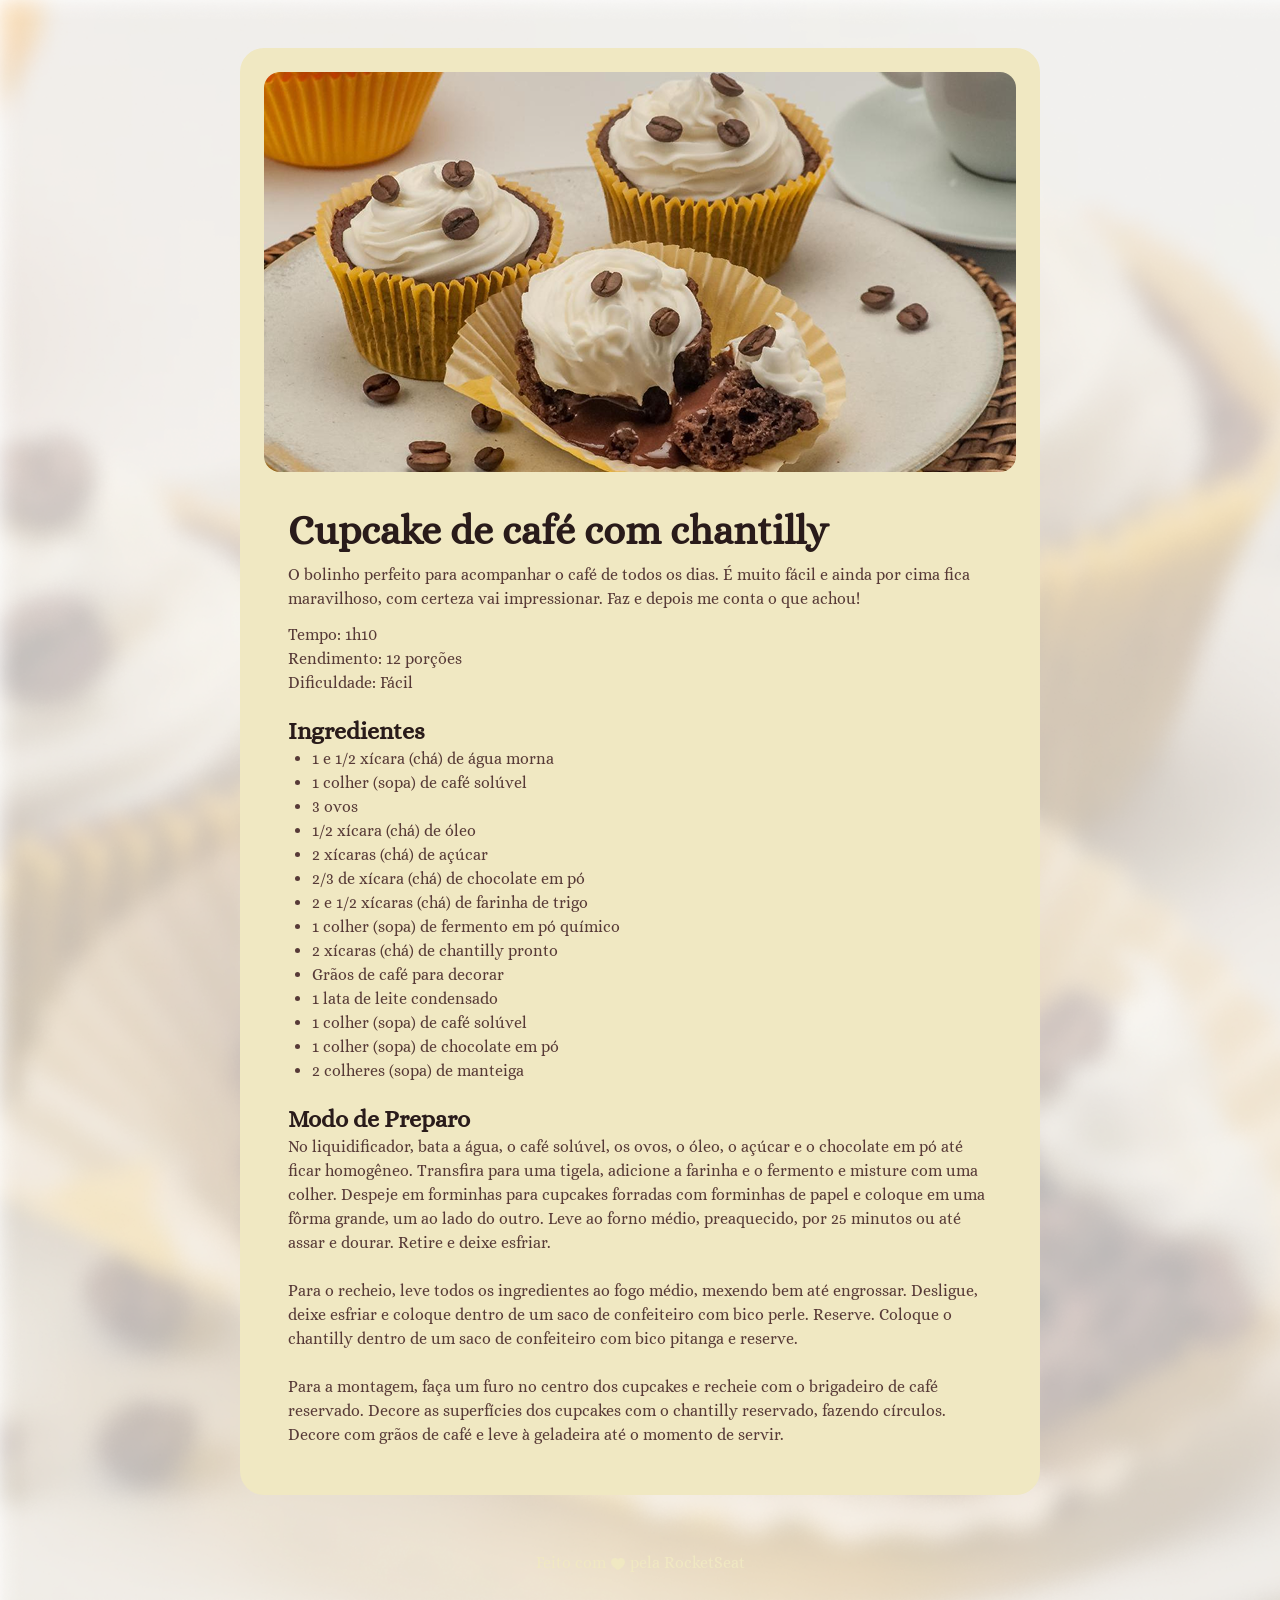
<file: Conhecendo-CSS/projeto-receita/index.html>
<!doctype html>
<html lang="pt-br">
  <head>
    <link rel="preconnect" href="https://fonts.googleapis.com">
    <link rel="preconnect" href="https://fonts.gstatic.com" crossorigin>
    <link href="https://fonts.googleapis.com/css2?family=Alice&display=swap" rel="stylesheet">
    <meta charset="UTF-8" />
    <meta name="viewport" content="width=device-width, initial-scale=1.0" />
    <link rel="stylesheet" href="style.css" />
    <title>Página de receita</title>
  </head>
  <body>
    <div id="page">
      <img
        src="assets/main-image.png"
        alt="Imagem de um cupcake com grãos de café e um chantilly"
      />
      <main>
        <section id="about">
          <h1>Cupcake de café com chantilly</h1>
          <p>
            O bolinho perfeito para acompanhar o café de todos os dias. É muito
            fácil e ainda por cima fica maravilhoso, com certeza vai
            impressionar. Faz e depois me conta o que achou!
          </p>
          <p>
            Tempo: 1h10 <br />
            Rendimento: 12 porções <br />
            Dificuldade: Fácil <br />
          </p>
        </section>
        <section id="ingredients">
          <h2>Ingredientes</h2>
          <ul>
            <li>1 e 1/2 xícara (chá) de água morna</li>
            <li>1 colher (sopa) de café solúvel</li>
            <li>3 ovos</li>
            <li>1/2 xícara (chá) de óleo</li>
            <li>2 xícaras (chá) de açúcar</li>
            <li>2/3 de xícara (chá) de chocolate em pó</li>
            <li>2 e 1/2 xícaras (chá) de farinha de trigo</li>
            <li>1 colher (sopa) de fermento em pó químico</li>
            <li>2 xícaras (chá) de chantilly pronto</li>
            <li>Grãos de café para decorar</li>
            <li>1 lata de leite condensado</li>
            <li>1 colher (sopa) de café solúvel</li>
            <li>1 colher (sopa) de chocolate em pó</li>
            <li>2 colheres (sopa) de manteiga</li>
          </ul>
        </section>
        <section id="preparation">
          <h2>Modo de Preparo</h2>
          <p>
            No liquidificador, bata a água, o café solúvel, os ovos, o óleo, o
            açúcar e o chocolate em pó até ficar homogêneo. Transfira para uma
            tigela, adicione a farinha e o fermento e misture com uma colher.
            Despeje em forminhas para cupcakes forradas com forminhas de papel e
            coloque em uma fôrma grande, um ao lado do outro. Leve ao forno
            médio, preaquecido, por 25 minutos ou até assar e dourar. Retire e
            deixe esfriar. <br /><br />

            Para o recheio, leve todos os ingredientes ao fogo médio, mexendo
            bem até engrossar. Desligue, deixe esfriar e coloque dentro de um
            saco de confeiteiro com bico perle. Reserve. Coloque o chantilly
            dentro de um saco de confeiteiro com bico pitanga e reserve.
            <br /><br />

            Para a montagem, faça um furo no centro dos cupcakes e recheie com o
            brigadeiro de café reservado. Decore as superfícies dos cupcakes com
            o chantilly reservado, fazendo círculos. Decore com grãos de café e
            leve à geladeira até o momento de servir.
          </p>
        </section>
      </main>
    </div>

    <footer>
        Feito com <img src="assets/ph_heart-fill.svg"> pela RocketSeat
    </footer>
  </body>

  <script>
  let input = document.getElementById("input");

  event.preventSe
  
  
  </script>
</html>
</file>
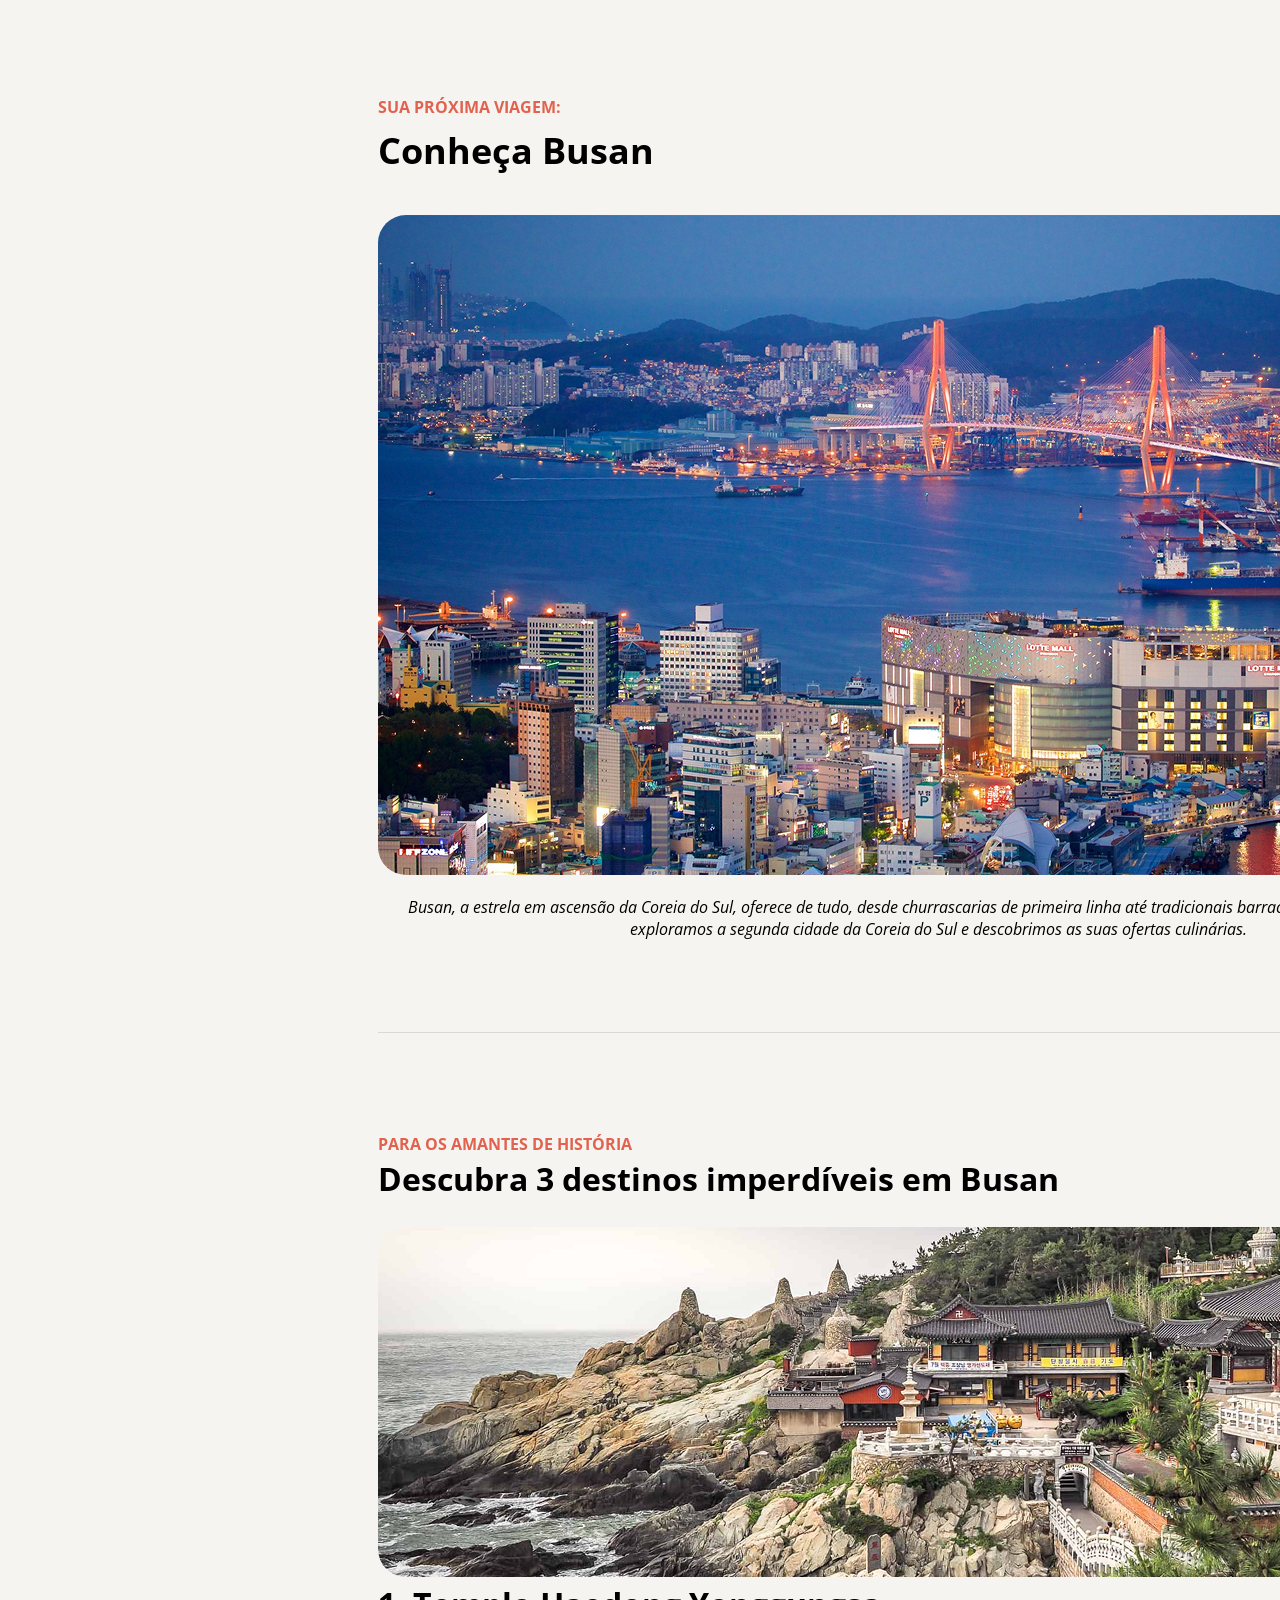
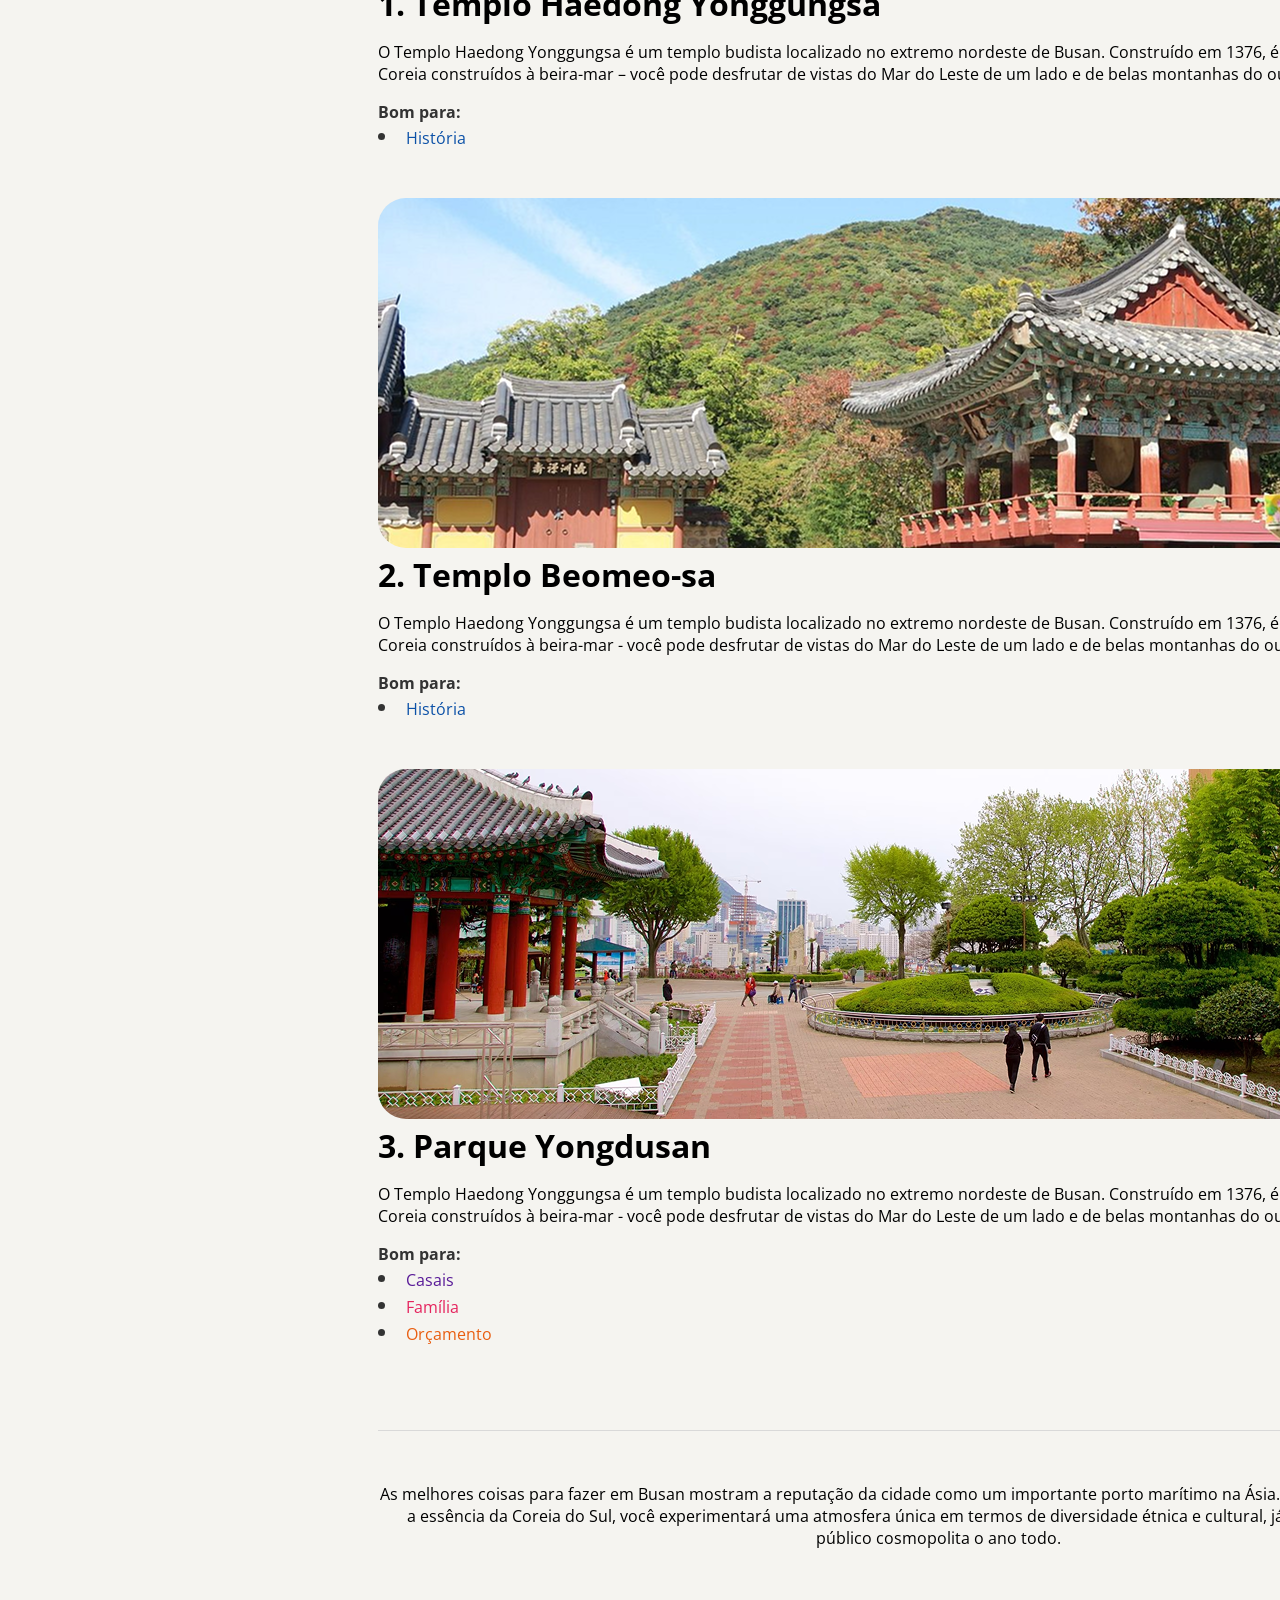
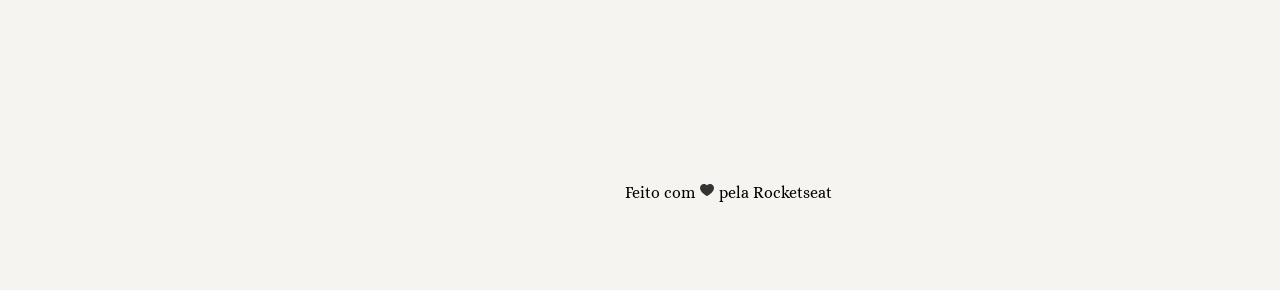
<file: Desafios/local-turistico/index.html>
<!doctype html>
<html lang="pt-br">
  <head>
    <meta charset="UTF-8" />
    <meta name="viewport" content="width=device-width, initial-scale=1.0" />
    <link rel="stylesheet" href="style.css">
    <link rel="preconnect" href="https://fonts.googleapis.com">
    <link rel="preconnect" href="https://fonts.gstatic.com" crossorigin>
    <link href="https://fonts.googleapis.com/css2?family=Alice&family=Open+Sans:ital,wght@0,300..800;1,300..800&display=swap" rel="stylesheet">
    <title>Conheça Busan</title>
  </head>
  <body>
    <header>
        <h3 class="introductory-header">Sua próxima viagem:</h3>
        <h1>Conheça Busan</h1>
    </header>

    <main> 
        <section id="introduction">
            <img class="photographs" src="assets/image.png">
            <p>Busan, a estrela em ascensão da Coreia do Sul, oferece de tudo, desde churrascarias de primeira linha até tradicionais barracas de comida de rua. Aqui, exploramos a segunda cidade da Coreia do Sul e descobrimos as suas ofertas culinárias.</p>
        </section>

        <div class="divider"></div>
        
        <section class="locales-articles">
            <h3 class="introductory-header">Para os amantes de história</h3>
            <h2>Descubra 3 destinos imperdíveis em Busan</h2>
            <ol id="locales-list">
                <img class="photographs" src="assets/image(2).png">
                <li>
                    <h3>Templo Haedong Yonggungsa</h3>
                    <p>O Templo Haedong Yonggungsa é um templo budista localizado no extremo nordeste de Busan. Construído em 1376, é um dos poucos templos na Coreia construídos à beira-mar – você pode desfrutar de vistas do Mar do Leste de um lado e de belas montanhas do outro.</p>

                    <p class="tertiary">Bom para:</p>
                    <ul>
                        <li class="blue">História</li>
                    </ul>
                </li>
                <img class="photographs" src="assets/image(1).png">
                <li>
                    <h3 class="locale-title">Templo Beomeo-sa</h2>
                    <p>O Templo Haedong Yonggungsa é um templo budista localizado no extremo nordeste de Busan. Construído em 1376, é um dos poucos templos na Coreia construídos à beira-mar - você pode desfrutar de vistas do Mar do Leste de um lado e de belas montanhas do outro.</p>
                    
                    <p class="tertiary">Bom para:</p>
                    <ul>
                        <li class="blue">História</li>
                    </ul>
                </li>
                <img class="photographs" src="assets/image(3).png">
                <li>
                    <h3 class="locale-title">Parque Yongdusan</h3>
                    <p>O Templo Haedong Yonggungsa é um templo budista localizado no extremo nordeste de Busan. Construído em 1376, é um dos poucos templos na Coreia construídos à beira-mar - você pode desfrutar de vistas do Mar do Leste de um lado e de belas montanhas do outro.</p>

                    <p class="tertiary">Bom para:</p>
                    <ul>
                        <li class="purple">Casais</li>
                        <li class="pink">Família</li>
                        <li class="orange">Orçamento</li>
                    </ul>
                </li>
            </ol>
        </section>

        <div class="divider"></div>

        <p id="end-note">As melhores coisas para fazer em Busan mostram a reputação da cidade como um importante porto marítimo na Ásia. Frequentemente vista como a essência da Coreia do Sul, você experimentará uma atmosfera única em termos de diversidade étnica e cultural, já que a cidade recebe um público cosmopolita o ano todo.</p>
    </main>

    <footer>Feito com <img src="assets/ph_heart-fill.svg"> pela Rocketseat</footer>
  </body>
</html>
</file>
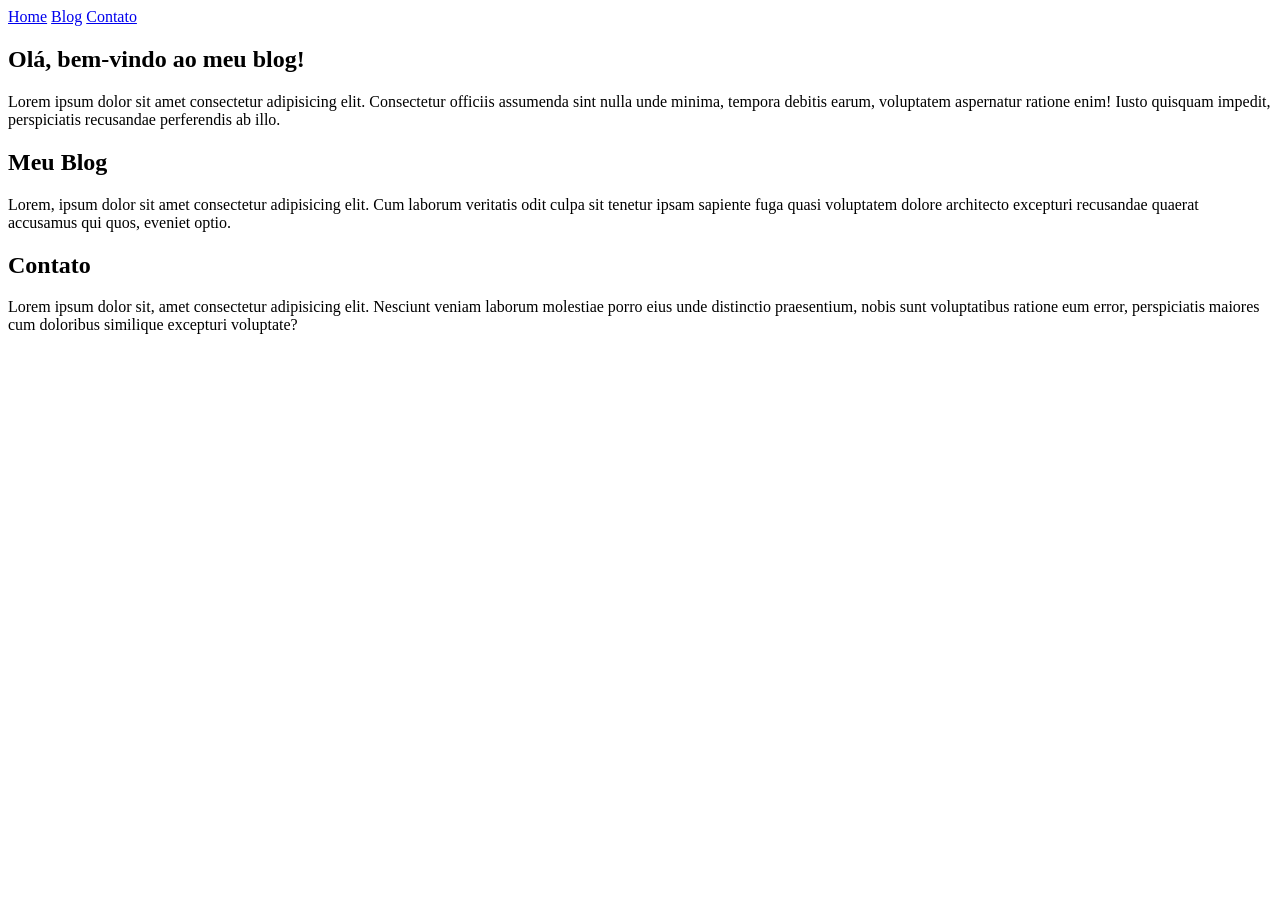
<file: Fundamentos-HTML/blog_pessoal/index.html>
<!doctype html>
<html lang="en">
  <head>
    <meta charset="UTF-8" />
    <meta name="viewport" content="width=device-width, initial-scale=1.0" />
    <title>Meu Site</title>
  </head>
  <body>
    <nav>
        <a href="#home">Home</a>
        <a href="#blog">Blog</a>
        <a href="#contato">Contato</a>
    </nav>

    <main>
        <section id="home">
            <h1> Olá, bem-vindo ao meu blog!</h1>
            <p>Lorem ipsum dolor sit amet consectetur adipisicing elit. Consectetur officiis assumenda sint nulla unde minima, tempora debitis earum, voluptatem aspernatur ratione enim! Iusto quisquam impedit, perspiciatis recusandae perferendis ab illo.</p>
        </section>
        <section id="blog">
            <h2>Meu Blog</h2>
            <p>Lorem, ipsum dolor sit amet consectetur adipisicing elit. Cum laborum veritatis odit culpa sit tenetur ipsam sapiente fuga quasi voluptatem dolore architecto excepturi recusandae quaerat accusamus qui quos, eveniet optio.</p>
        </section>
        <section id="contato">
            <h2>Contato</h2>
            <p>Lorem ipsum dolor sit, amet consectetur adipisicing elit. Nesciunt veniam laborum molestiae porro eius unde distinctio praesentium, nobis sunt voluptatibus ratione eum error, perspiciatis maiores cum doloribus similique excepturi voluptate?</p>
        </section>
    </main>
  </body>
</html>
</file>
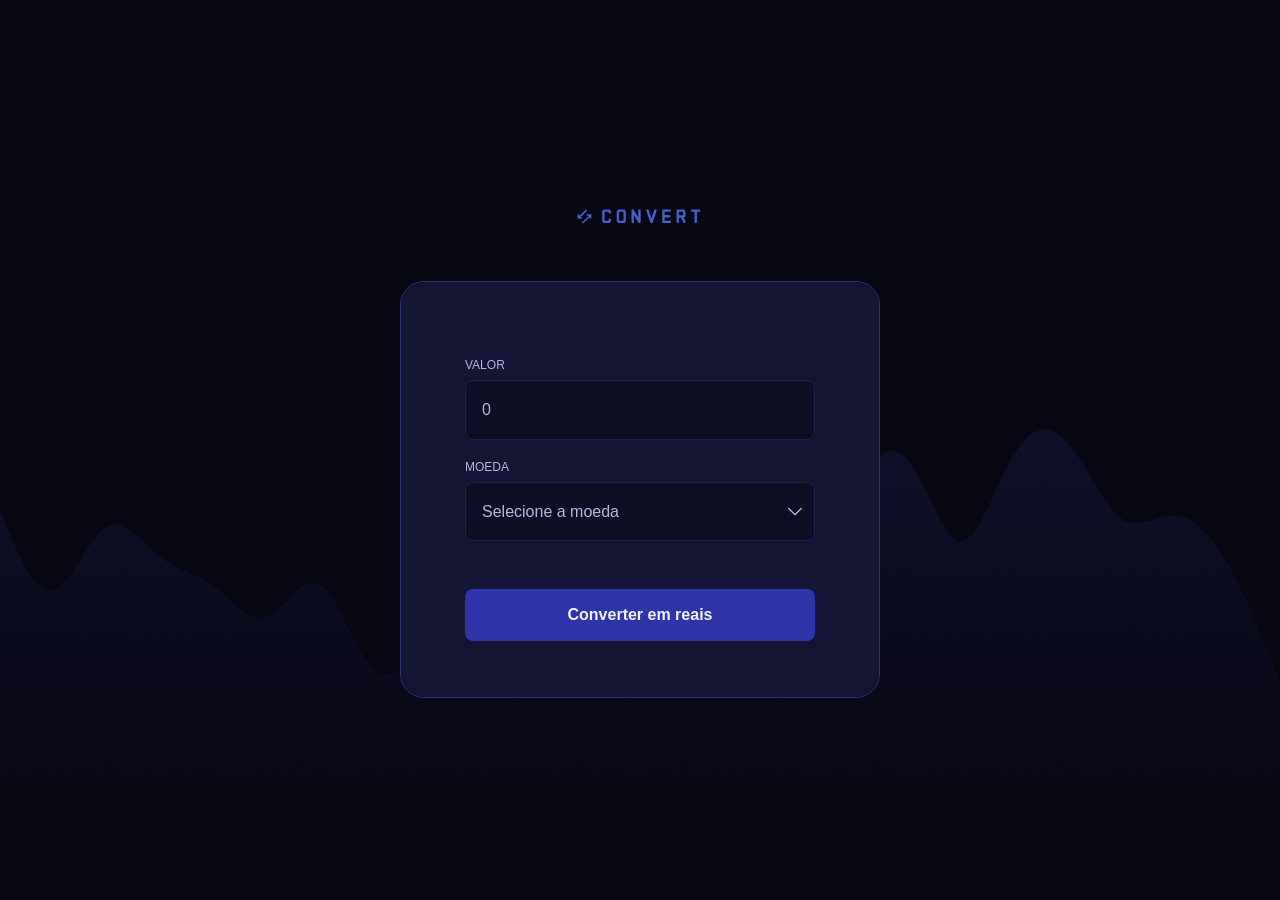
<file: JS-básico/projeto-convert/index.html>
<!DOCTYPE html>
<html lang="en">
  <head>
    <meta charset="UTF-8" />
    <meta name="viewport" content="width=device-width, initial-scale=1.0" />

    <link rel="preconnect" href="https://fonts.googleapis.com" />
    <link rel="preconnect" href="https://fonts.gstatic.com" crossorigin />

    <link
      href="https://fonts.googleapis.com/css2?family=IBM+Plex+Mono&family=Roboto:wght@400;500;700&display=swap"
      rel="stylesheet"
    />

    <link rel="stylesheet" href="styles.css" />

    <title>Convert</title>
  </head>
  <body>
    <img src="./img/logo.svg" alt="Convert logo" />

    <main>
      <form>
        <label for="amount">valor</label>
        <input type="text" name="amount" id="amount" placeholder="0" required />

        <label for="currency">moeda</label>
        <select name="currency" id="currency" required>
          <option value="" disabled selected hidden>Selecione a moeda</option>
          <option value="USD">Dólar Americano</option>
          <option value="EUR">Euro</option>
          <option value="GBP">Libra Esterlina</option>
        </select>

        <button type="submit">Converter em reais</button>
      </form>

      <footer>
        <span id="description">US$ 1 = R$ 4,86</span>
        <h1 id="result">486,00 Reais</h1>
      </footer>
    </main>
  </body>
  <script src="script.js"></script>
</html>
</file>
<file: Conhecendo-CSS/projeto-receita/style.css>
* {
    margin: 0;
    padding: 0;
}

:root {
    font-family: "Alice", serif;
    font-weight: 400;
    font-style: normal;
    line-height: 150%;
    color: #573a37;
}

body {
    background-image: url(assets/bg-image.png);
    background-size: cover;
}

#page {
    box-sizing: border-box;
    width: 800px;
    padding: 24px;
    background-color: #f0e8c2;
    border-radius: 24px;
    margin: 48px auto 28px;
}

img {
    border-radius: 16px;
}

main {
    padding: 24px;
}

section + section {
    margin-top: 24px;
}

#about p + p {
    margin-top: 12px;
}

h1 {
    line-height: 140%;
    font-size: 40px;
    margin-bottom: 4px;
}

h2 {
    font-size: 24px;
}

h1, h2 {
    color: #291B1A;
    margin-bottom: 4px;
}

ul {
    padding-left: 24px;
}

footer {
    text-align: center;
    color:#f0e8c2;
    padding-bottom: 48px;
    padding-top: 28px;
}

footer img {
    vertical-align: middle;
}
</file>
<file: Desafios/local-turistico/style.css>
:root {
    --text-tertiary: #333333;
}

* {
    font-family: "Open Sans", sans-serif;
    font-optical-sizing: auto;
    font-weight: 400;
    font-style: normal;
    font-variation-settings: "wdth" 100;    
}

body, html {
    width: 100%;
    background-color: #f5f4f0;
    margin: 0;
    padding: 0;
}

body {
    margin: 80px 88px 88px 88px;
}

ul {
    list-style-type: disc;
    list-style-position: inside;
    padding: 0%;
}

ol {
    list-style-position: inside;
    padding: 0%;
}

ol li {
    list-style-position: inside;
    margin-bottom: 48px;
}

ul li {
    list-style-position: inside;
    margin-bottom: 0px;
}

main, header {
    display: flex;
    flex-direction: column;
    justify-content: center;
    width: 1120px;
    margin-left: 290px;
}

ol li::marker {
    font-weight: bold;
    font-size: 32px;
}

ul li::marker {
    font-size: 20px;
    background-color: #333333;
    color: #333333;
}

h1 {
    margin-top: 8px;
    margin-bottom: 40px;
    font-weight: bold;
    font-size: 36px;
}

h3 {
    display: inline;
    font-weight: bold;
    font-size: 32px;
}

h2 {
    margin-top: 2px;
    font-size: 32px;
    font-weight: bold;
}

footer {
    font-family: "Alice", serif;
    font-weight: 400;
    font-style: normal;
    margin-bottom: 48px;
    text-align: center;
}

.blue {
    color: #0c51a7;
}

.pink {
    color: #e5245e;;
}

.purple {
    color: #591b98;
}

.orange {
    color: #e95e10;
}

.tertiary {
    margin: 0;
    font-weight: 700;
    color: var(--text-tertiary);
}

.locales-articles {
    margin-top: 64px;
    text-align: left;
}

.photographs {
    width: 100%;
    border-radius: 28px;
}

.introductory-header {
    margin-bottom: 0px;
    font-weight: bold;
    font-size: 16px;
    text-transform: uppercase;
    color: #e1624f;
}

.divider {
    width: 100%;
    height: 1px;
    margin: 36px 0;
    background-color: #d9d9d9;
}

#introduction {
    margin-bottom: 40px;
}

#introduction p {
    font-size: 16px;
    font-style: italic;
    text-align: center;
}

#end-note {
    margin-bottom: 233px;
    text-align: center;
}
</file>
<file: JS-básico/projeto-convert/styles.css>
* {
  margin: 0;
  padding: 0;
  box-sizing: border-box;
}

:root {
  font-family: "Inter", sans-serif;
  font-size: 16px;
}

::-webkit-scrollbar {
  width: 8px;
}

::-webkit-scrollbar-track {
  background-color: #1f2151;
}

::-webkit-scrollbar-thumb {
  background-color: #2f3279;
}

body {
  width: 100%;
  height: 100vh;

  background-image: url("./img/bg.png");
  background-size: contain;

  display: flex;
  align-items: center;
  justify-content: center;
  flex-direction: column;

  gap: 3.12rem;

  color: #f1f2f6;
}

main {
  width: 480px;
  border-radius: 1.5rem;

  border: 1px solid #2f3279;
  overflow-y: hidden;
}

form {
  background-color: #141534;

  display: flex;
  flex-direction: column;

  padding: 3.5rem 4rem;
}

label {
  font-size: 0.75rem;
  color: #b2b8de;
  text-transform: uppercase;
  margin-bottom: 0.5rem;
  margin-top: 1.25rem;
}

input,
select {
  outline: 0;

  color: #f1f2f6;
  border: 1px solid #1f2151;
  border-radius: 0.5rem;

  background-color: #0e0f25;
  padding: 1.25rem 1rem;

  font-family: "Inter", sans-serif;
  font-size: 1rem;
}

select {
  -moz-appearance: none;
  -webkit-appearance: none;
  appearance: none;

  background: url("./img/chevron-down.svg") no-repeat;
  background-position: calc(100% - 0.75rem) center !important;
  background-color: #0e0f25;

  cursor: pointer;
  font-size: 1rem;
}

input::placeholder,
select:invalid,
option {
  color: #b2b8de;
}

input:focus,
select:focus {
  border: 1px solid #4a5dcd;
}

button {
  height: 3.25rem;

  background-color: #2f34ab;

  border: none;
  border-radius: 0.5rem;

  color: #f1f2f6;

  font-family: "Inter", sans-serif;
  font-size: 1rem;
  font-weight: 600;
  cursor: pointer;
  transition: background-color 0.2s;

  margin-top: 3rem;
  outline: 0;
}

button:hover {
  background-color: #4a5dcd;
}

button:focus {
  outline: 1.5px solid #4a5dcd;
}

footer {
  background-color: #1f2151;
  padding: 2.5rem;
  max-height: 196px;

  text-align: center;
  display: none;

  overflow-y: scroll;
}

.show-result {
  display: block;
}

footer span {
  color: #7d8dec;
  font-size: 1rem;
  font-family: "IBM Plex Mono", monospace;
  margin-bottom: 0.5rem;
  line-height: 1.25rem;
}

footer h1 {
  color: #f1f2f6;
  font-weight: 700;
  font-size: 2rem;
  line-height: 3rem;
  word-break: break-all;
}
</file>
